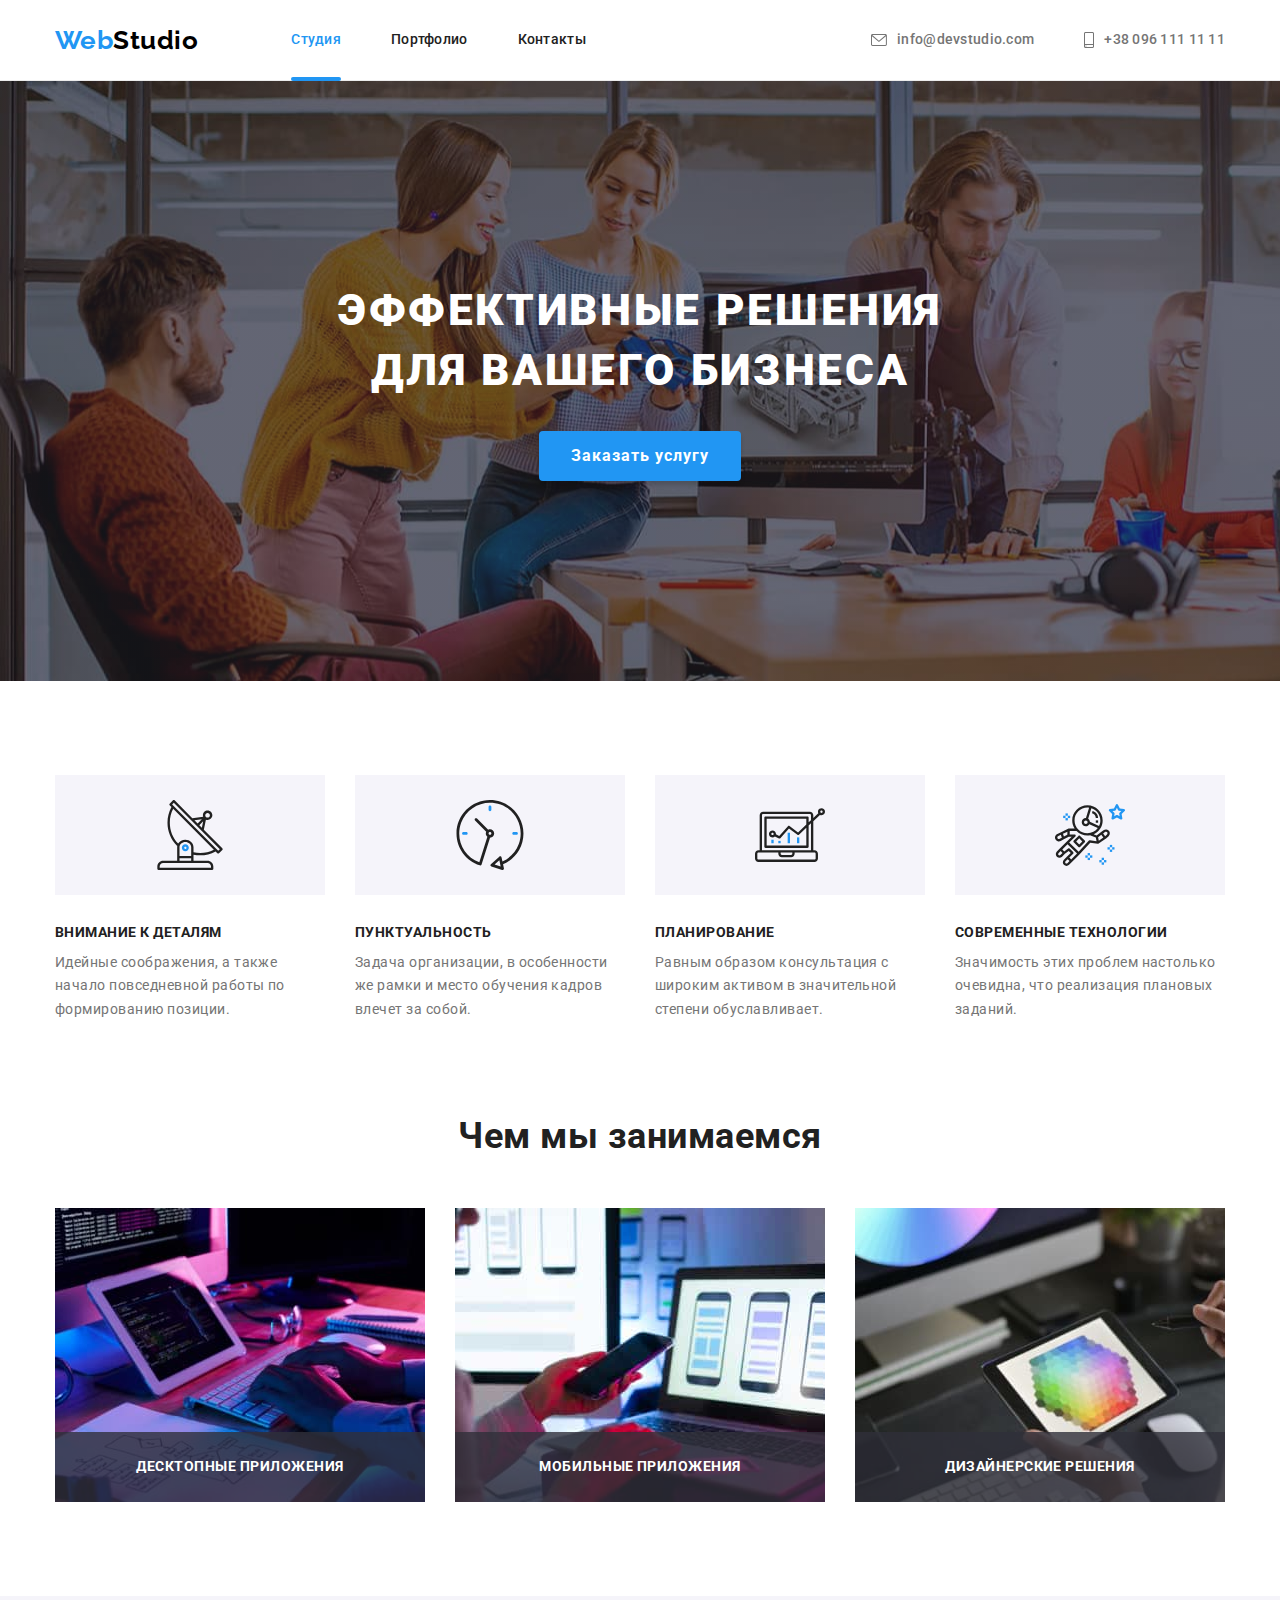
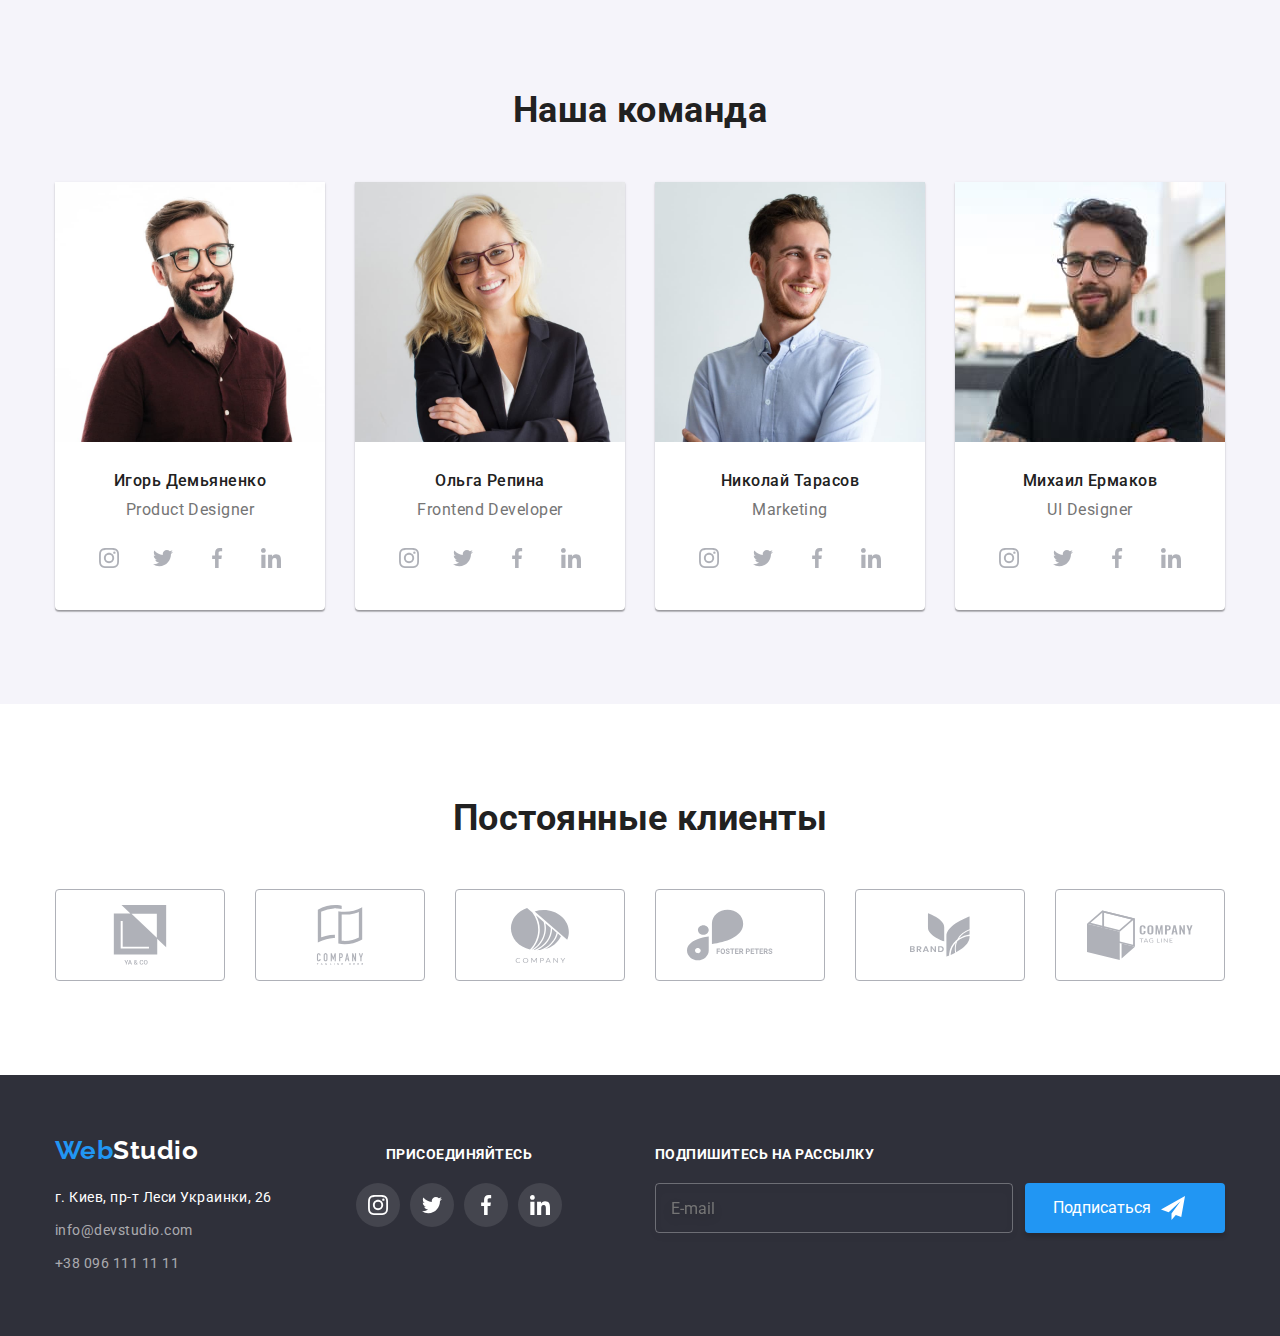
<file: index.html>
<!DOCTYPE html>
<html lang="ru">
<head>
    <meta charset="UTF-8">
    <meta http-equiv="X-UA-Compatible" content="IE=edge">
    <meta name="viewport" content="width=device-width, initial-scale=1.0">
    <title>Студия</title>
    <link href="https://fonts.googleapis.com/css2?family=Raleway:wght@700&family=Roboto:wght@400;500;700;900&display=swap"
        rel="stylesheet">
        <link rel="stylesheet" href="https://cdnjs.cloudflare.com/ajax/libs/modern-normalize/1.1.0/modern-normalize.min.css">
        <link rel="stylesheet" href="./css/main.min.css">
    



</head>

<body>
    <!--шапка-->
   <header class="header" >
      <div class="container header__container">   
      <div class="header__mobile-box">
        <a href="./index.html" lang="en" class="logo"><span class="logo-first-part">Web</span>Studio</a>

      <button type="button" class="menu" >
          <svg class="menu__icon" width="40" height="40">
            <use href="./images/icons.svg#icon-menu"></use>
          </svg>
      </button>
      
      </div>
        <nav class="navigation">
            <ul class="site-nav">
                <li class="site-nav__item" ><a class="site-nav__link site-nav__link--current" href="./index.html">Студия</a></li>
                <li class="site-nav__item" ><a class="site-nav__link" href="./portfolio/portfolio.html">Портфолио</a></li>
                <li class="site-nav__item" ><a class="site-nav__link" href="">Контакты</a></li>
            </ul>
        </nav>
    
       
            <ul class="auth-nav">
                <li class="auth-nav__item"><a class="auth-nav__link" href="mailto:info@devstudio.com"><svg class="auth-nav__icon-envelope" width="16" height="12">
                    <use href="./images/icons.svg#icon-envelope"></use>
                 </svg> info@devstudio.com</a></li>
                 <li class="auth-nav__item"><a class="auth-nav__link" href="tel:+380961111111"><svg class="auth-nav__icon-smartphone" width="10" height="16">
                    <use href="./images/icons.svg#icon-smartphone"></use>
                </svg> +38 096 111 11 11</a></li>
            </ul>
    </div>
    
    
    </header>  

     <main>
    <!--1секція-->
     <section class="hero">
<div class="container">
<h1 class="hero__title">Эффективные решения для вашего бизнеса</h1>
<button type="button" class="button" data-modal-open >Заказать услугу</button>
</div>
</section>  

<!--особливості-->
 <section class="section">
    <div class="container">
    <h2 class="section__title visuallyhidden">Особенности</h2>
    <ul class="feature-list">
        <li class="feature-list__item">
            <div class="feature-list__thumb">
                <svg width="70" height="70">
                    <use href="./images/icons.svg#icon-antenna"></use>
                </svg>
            </div>
            <h3 class="feature-list__title">Внимание к деталям</h3>
            <p class="feature-list__text">Идейные соображения, а также начало повседневной работы по формированию позиции.</p>
        </li>
        <li class="feature-list__item">
            <div class="feature-list__thumb">
                <svg width="70" height="70">
                    <use href="./images/icons.svg#icon-clock"></use>
                </svg>
            </div>
            <h3 class="feature-list__title">Пунктуальность</h3>
            <p class="feature-list__text">Задача организации, в особенности же рамки и место обучения кадров влечет за собой.</p>
        </li>
        <li class="feature-list__item">
            <div class="feature-list__thumb">
                <svg width="70" height="70">
                    <use href="./images/icons.svg#icon-diagram"></use>
                </svg>
            </div>
            <h3 class="feature-list__title">Планирование</h3>
            <p class="feature-list__text">Равным образом консультация с широким активом в значительной степени обуславливает.</p>
        </li>
        <li class="feature-list__item">
            <div class="feature-list__thumb">
                <svg width="70" height="70">
                    <use href="./images/icons.svg#icon-astronaut"></use>
                </svg>
            </div>
            <h3 class="feature-list__title">Современные технологии</h3>
            <p class="feature-list__text">Значимость этих проблем настолько очевидна, что реализация плановых заданий.</p>
        </li>
    </ul>
    </div>
</section>  

<!--чим займаємось-->
  <section class="section section--without-padding-top section--only-desctop">
    <div class="container">
    <h2 class="section__title">Чем мы занимаемся</h2>
    <ul class="work-list">
        <li class="work-list__item" >
            <picture>
                <source
                srcset="./images/img1.jpg 1x, ./images/img1-2x.jpg 2x" type="image/jpeg" />
            <img src="./images/img1.jpg" alt="На столе записка алгоритма,клавиатура и планшет">
            </picture>
           
        <p class="work-list__label">Десктопные приложения</p>
        </li>
        <li class="work-list__item" >
        <picture>
            <source 
            srcset="./images/img2.jpg 1x, ./images/img2-2x.jpg 2x" type="image/jpeg"/>
            <img src="./images/img2.jpg" alt="Человек использует сматфон и ноутбук">
        </picture>
            
        <p class="work-list__label">Мобильные приложения</p>
        </li>
        <li class="work-list__item" >
            <picture>
                <source srcset="./images/img3.jpg 1x, ./images/img3-2x.jpg 2x"  type="image/jpeg" />
            <img src="./images/img3.jpg"
                alt="Человек использует планшет на котором размещенна палитра цветов">
            </picture>
            
        <p class="work-list__label">Дизайнерские решения</p>
        </li>
    </ul>
    </div>
</section>  

<!--наша команда-->
  <section class="section section--other-background">
<div class="container">
    <h2 class="section__title">Наша команда</h2>
    <ul class="team-list">
        <li class="team-list__item">
            
            <picture> 
             <source
               srcset="./images/team-desktop/team1-270-1x.jpg 1x, ./images/team-desktop/team1-270-2x.jpg 2x "
               media="(min-width:1200px)">

            <source srcset="./images/team-tablet/team1-352-1x.jpg 1x, ./images/team-tablet/team1-352-2x.jpg 2x "
                media="(min-width:768px)">

            <source srcset="./images/team-mobile/team1-450-1x.jpg 1x, ./images/team-mobile/team1-450-2x.jpg 2x "
                media="(min-width:320px)">

             <img src="./images/team-mobile/team1-450-1x.jpg" alt="Игорь Демьяненко" />
            </picture>

                          
           <div class="team-list__thumb">
                <h3 class="team-list__title">Игорь Демьяненко</h3>
                <p lang="en" class="team-list__text">Product Designer</p>
                <ul class="social__list">
                    <li class="social__item"><a class="social__link" href=""><svg class="social-icons" width="20" height="20">
                        <use href="./images/icons.svg#icon-instagram"></use>
                    </svg></a></li>
                    <li class="social__item"><a class="social__link" href=""><svg class="social-icons" width="20" height="20">
                    <use href="./images/icons.svg#icon-twitter"></use>
                     </svg></a></li>
                    <li class="social__item"><a class="social__link" href=""><svg class="social-icons" width="20" height="20">
                     <use href="./images/icons.svg#icon-facebook"></use>
                    </svg></a></li>
                    <li class="social__item"><a class="social__link" href=""><svg class="social-icons" width="20" height="20">
                                <use href="./images/icons.svg#icon-linkedin"></use>
                            </svg></a></li>
                </ul>
           </div> 
        </li>
        <li class="team-list__item">
           <picture>
            <source srcset="./images/team-desktop/team2-270-1x.jpg 1x, ./images/team-desktop/team2-270-2x.jpg 2x "
                media="(min-width:1200px)">
            
            <source srcset="./images/team-tablet/team2-352-1x.jpg 1x, ./images/team-tablet/team2-352-2x.jpg 2x "
                media="(min-width:768px)">
            
            <source srcset="./images/team-mobile/team2-450-1x.jpg 1x, ./images/team-mobile/team2-450-2x.jpg 2x "
                media="(min-width:320px)">

                <img 
                    src="./images/team-mobile/team2-450-1x.jpg" alt="Ольга Репина">
           </picture>
           
            <div class="team-list__thumb">
            <h3 class="team-list__title">Ольга Репина</h3>
            <p lang="en" class="team-list__text">Frontend Developer</p>
            <ul class="social__list">
                <li class="social__item"><a class="social__link" href=""><svg class="social-icons" width="20" height="20">
                            <use href="./images/icons.svg#icon-instagram"></use>
                        </svg></a></li>
                <li class="social__item"><a class="social__link" href=""><svg class="social-icons" width="20" height="20">
                            <use href="./images/icons.svg#icon-twitter"></use>
                        </svg></a></li>
                <li class="social__item"><a class="social__link" href=""><svg class="social-icons" width="20" height="20">
                            <use href="./images/icons.svg#icon-facebook"></use>
                        </svg></a></li>
                <li class="social__item"><a class="social__link" href=""><svg class="social-icons" width="20" height="20">
                            <use href="./images/icons.svg#icon-linkedin"></use>
                        </svg></a></li>
            </ul>
            </div>
        </li>
        <li class="team-list__item">
           
            <picture>
            <source srcset="./images/team-desktop/team3-270-1x.jpg 1x, ./images/team-desktop/team3-270-2x.jpg 2x "
            media="(min-width:1200px)">

            <source srcset="./images/team-tablet/team3-352-1x.jpg 1x, ./images/team-tablet/team3-352-2x.jpg 2x "
            media="(min-width:768px)">

            <source srcset="./images/team-mobile/team3-450-1x.jpg 1x, ./images/team-mobile/team3-450-2x.jpg 2x "
            media="(min-width:320px)">

            <img src="./images/team-mobile/team3-450-1x.jpg" alt="Николай Тарасов">
            </picture>

            
            <div class="team-list__thumb">
            <h3 class="team-list__title">Николай Тарасов</h3>
            <p lang="en" class="team-list__text"> Marketing</p>
            <ul class="social__list">
                <li class="social__item"><a class="social__link" href=""><svg class="social-icons" width="20" height="20">
                            <use href="./images/icons.svg#icon-instagram"></use>
                        </svg></a></li>
                <li class="social__item"><a class="social__link" href=""><svg class="social-icons" width="20" height="20">
                            <use href="./images/icons.svg#icon-twitter"></use>
                        </svg></a></li>
                <li class="social__item"><a class="social__link" href=""><svg class="social-icons" width="20" height="20">
                            <use href="./images/icons.svg#icon-facebook"></use>
                        </svg></a></li>
                <li class="social__item"><a class="social__link" href=""><svg class="social-icons" width="20" height="20">
                            <use href="./images/icons.svg#icon-linkedin"></use>
                        </svg></a></li>
            </ul>
            </div>
        </li>
        <li class="team-list__item">

            <picture>

                <source srcset="./images/team-desktop/team4-270-1x.jpg 1x, ./images/team-desktop/team4-270-2x.jpg 2x "
                    media="(min-width:1200px)">
                
                <source srcset="./images/team-tablet/team4-352-1x.jpg 1x, ./images/team-tablet/team4-352-2x.jpg 2x "
                    media="(min-width:768px)">
                
                <source srcset="./images/team-mobile/team4-450-1x.jpg 1x, ./images/team-mobile/team4-450-2x.jpg 2x "
                    media="(min-width:320px)">

                <img src="./images/team-mobile/team4-450-1x.jpg" alt="Михаил Ермаков">
            </picture>
            
            <div class="team-list__thumb">
            <h3 class="team-list__title">Михаил Ермаков</h3>
            <p lang="en" class="team-list__text">UI Designer</p>
            <ul class="social__list">
                <li class="social__item"><a class="social__link" href=""><svg class="social-icons" width="20" height="20">
                            <use href="./images/icons.svg#icon-instagram"></use>
                        </svg></a></li>
                <li class="social__item"><a class="social__link" href=""><svg class="social-icons" width="20" height="20">
                            <use href="./images/icons.svg#icon-twitter"></use>
                        </svg></a></li>
                <li class="social__item"><a class="social__link" href=""><svg class="social-icons" width="20" height="20">
                            <use href="./images/icons.svg#icon-facebook"></use>
                        </svg></a></li>
                <li class="social__item"><a class="social__link" href=""><svg class="social-icons" width="20" height="20">
                            <use href="./images/icons.svg#icon-linkedin"></use>
                        </svg></a></li>
            </ul>
            </div> 
        </li>
    </ul>
</div>
</section>   
<!-- our clients -->
 <section class="section">
    <div class="container"> 
        <h2 class="section__title">Постоянные клиенты</h2>
    <ul class="clients">
        <li class="clients__item"> <a href="" class="clients__link"> 
        <svg class="clients__icon" width="106" height="60">
            <use href="./images/icons.svg#icon-client1"></use>
        </svg> </a></li>
        <li class="clients__item"> <a href="" class="clients__link">
             <svg class="clients__icon" width="106" height="60">
            <use href="./images/icons.svg#icon-client2"></use>
        </svg>
        </a></li>
        <li class="clients__item"> <a href="" class="clients__link">
             <svg class="clients__icon" width="106" height="60">
            <use href="./images/icons.svg#icon-client3"></use>
        </svg>
        </a></li>
        <li class="clients__item"> <a href="" class="clients__link">
             <svg class="clients__icon" width="106" height="60">
            <use href="./images/icons.svg#icon-client4"></use>
        </svg>
        </a></li>
        <li class="clients__item"> <a href="" class="clients__link">
             <svg class="clients__icon" width="106" height="60">
            <use href="./images/icons.svg#icon-client5"></use>
        </svg>
        </a></li>
        <li class="clients__item"> <a href="" class="clients__link">
             <svg class="clients__icon" width="106" height="60">
            <use href="./images/icons.svg#icon-client6"></use>
        </svg>
        </a></li>
    </ul>
</div>

</section>   
</main> 
<!--футер-->
  <footer class="footer">
<div class="container footer-container">
    <div class="footer-contacts">
        <a href="./index.html" lang="en" class="logo "><span class="logo-first-part">Web</span><span
                class="logo-second-part">Studio</span></a>
         <address class="footer-address">
            <ul>
                <li class="footer-address__item"><a class="footer-address__link" href="https://goo.gl/maps/8gZ2Wu5cqemFH6tR6" target="_blank"
                        rel="noopener noreferrer">г. Киев, пр-т Леси Украинки, 26</a></li>
                <li class="footer-address__item"><a class="footer-address__nav" href="mailto:info@devstudio.com">info@devstudio.com</a></li>
                <li class="footer-address__item"><a class="footer-address__nav" href="tel:+380961111111">+38 096 111 11 11</a></li>
            </ul>
         </address>
    </div>
    <div class="join-us">
        <p class="join-us__title">Присоединяйтесь </p>
        <ul class="join-us__list">
            <li class="join-us__item"><a class="join-us__link" href="">
                <svg class="join-us__icon" width="20" height="20px">
                    <use href="./images/icons.svg#icon-instagram"></use>
                </svg>
            </a></li>
            <li class="join-us__item"><a class="join-us__link" href="">
                <svg class="join-us__icon" width="20" height="20px">
                    <use href="./images/icons.svg#icon-twitter"></use>
                </svg>
            </a></li>
            <li class="join-us__item"><a class="join-us__link" href="">
                <svg class="join-us__icon" width="20" height="20px">
                    <use href="./images/icons.svg#icon-facebook"></use>
                </svg>
            </a></li>
            <li class="join-us__item"><a class="join-us__link" href="">
                <svg class="join-us__icon" width="20" height="20px">
                    <use href="./images/icons.svg#icon-linkedin"></use>
                </svg>
            </a></li>
        </ul>
    </div>

    <div class="subscribe">
        <p class="subscribe__title">Подпишитесь на рассылку</p>
        <form action="#" class="subscribe__form">
        <input type="email" placeholder="E-mail" class="subscribe-form__text" name="email">
        <button type="submit" class="subscribe__button">Подписаться
            <svg class="subscribe-form__icon" width="24" height="24">
                <use href="./images/icons.svg#icon-letter"></use>
            </svg>
        </button>
        </form>

    </div>

</div>
</footer> 

<div class="backdrop is-hidden"  data-modal>
    <div class="modal">
       <button type="button" class="modal__close-button" data-modal-close>
            <svg  width="18" height="18">
                <use href="./images/icons.svg#icon-close"></use>
            </svg>
       </button>
     <form action="#">
   
      <p class="modal__title">Оставьте свои данные, мы вам перезвоним</p>
   
      <label for="name" class="modal__text">Имя</label>
      <div class="modal__form-wrap">
        <input type="text" id="name" class="modal__form" name="name" required>
        <svg class="modal__form-icon"  width="18" height="18">
          <use href="./images/icons.svg#icon-person-black"></use>
        </svg>
      </div>
    
      <label for="tel"  class="modal__text">Телефон</label>
      <div class="modal__form-wrap">
      <input type="tel" id="tel" class="modal__form" name="phone" required>
       <svg class="modal__form-icon"  width="18" height="18">
        <use href="./images/icons.svg#icon-phone-black"></use>
       </svg>
      </div>

     <label for="email"  class="modal__text">Почтa</label>
     <div class="modal__form-wrap">
     <input type="email" id="email" class="modal__form" name="email">
     <svg class="modal__form-icon" width="18" height="18">
        <use href="./images/icons.svg#icon-email-black"></use>
     </svg>
    </div>

     <label for="comment"  class="modal__text">Комментарий</label>
     <textarea name="comment" id="comment"  class="modal__comment" placeholder="Введите текст"></textarea>

     <div class="policy">
      <input type="checkbox" id="policy" class="policy__checkbox visuallyhidden" required name="policy">
      <label for="policy" class="policy__text">
          <span class="policy__check">
              <svg width="16" height="15" class="policy__check-icon">
                  <use href="./images/icons.svg#icon-check"></use>
              </svg>
          </span>
       Соглашаюсь с рассылкой и принимаю <span class="policy__agreement">Условия договора</span></label> 
     </div>
    
     <button type="submit" class="button modal__submit">Отправить</button>
    

      </form>

    </div>

   

</div>

<div class="mobile-menu is-hidden">
    <ul class="mobile-site-nav">
        <li class="mobile-site-nav__item"><a class="mobile-site-nav__link mobile-site-nav__link--current" href="./index.html">Студия</a></li>
        <li class="mobile-site-nav__item"><a class="mobile-site-nav__link" href="./portfolio/portfolio.html">Портфолио</a></li>
        <li class="mobile-site-nav__item"><a class="mobile-site-nav__link" href="">Контакты</a></li>
    </ul>
 
    <button type="button" class="mobile-menu__button-close">
        <svg class="mobile-menu__icon" width="40" height="40">
            <use href="./images/icons.svg#icon-close"></use>
        </svg>
    </button>
    
    <div class="mobile__box">
    <ul class="mobile-auth-nav">
        <li class=" mobile-auth-nav__item"><a class=" mobile-auth-nav__link mobile-auth-nav__link--number" href="tel:+380961111111">+38 096 111 11 11</a></li>
        <li class=" mobile-auth-nav__item"><a class=" mobile-auth-nav__link" href="mailto:info@devstudio.com"> info@devstudio.com</a></li>
    </ul>

    <ul class="mobile-socials">
        <li class="mobile-socials__item"><a href="" class="mobile-socials__link">Instagram</a></li>
        <li class="mobile-socials__item"><a href="" class="mobile-socials__link">Twitter</a></li>
        <li class="mobile-socials__item"><a href="" class="mobile-socials__link">Facebook</a></li>
        <li class="mobile-socials__item"><a href="" class="mobile-socials__link">LinkedIn</a></li>
    </ul>
   
     </div>

</div>

<script src="./js/modal.js"></script>
<script src="./js/menu.js"></script>
</body>
</html>
</file>
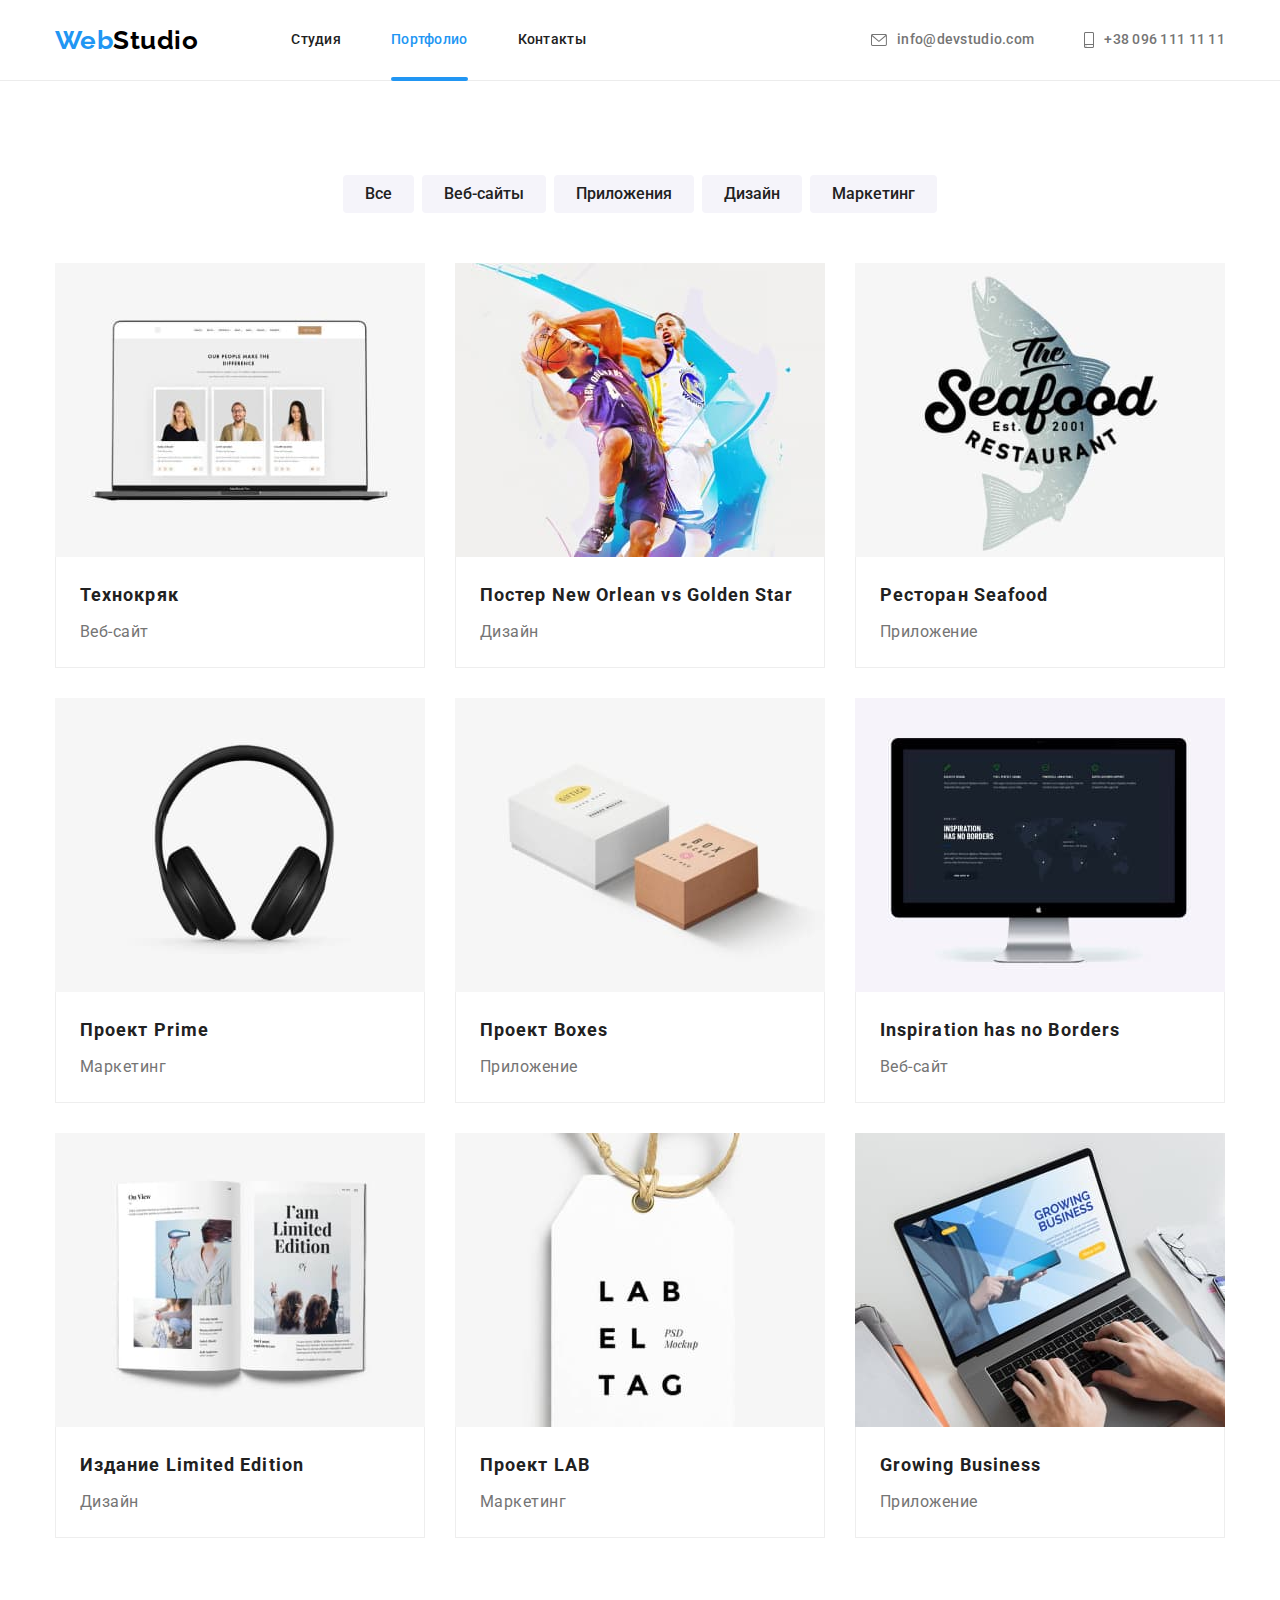
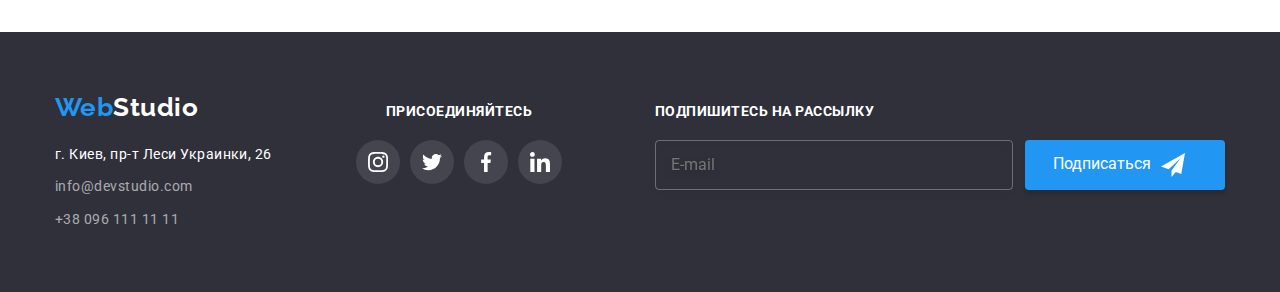
<file: portfolio/portfolio.html>
<!DOCTYPE html>
<html lang="ru">
<head>
    <meta charset="UTF-8">
    <meta http-equiv="X-UA-Compatible" content="IE=edge">
    <meta name="viewport" content="width=device-width, initial-scale=1.0">
    <link href="https://fonts.googleapis.com/css2?family=Raleway:wght@700&family=Roboto:wght@400;500;700;900&display=swap"
        rel="stylesheet">
    <link rel="stylesheet" href="https://cdnjs.cloudflare.com/ajax/libs/modern-normalize/1.1.0/modern-normalize.min.css">
    <link rel="stylesheet" href="../css/main.min.css">
    
    <title>Портфолио</title>
</head>
<body >
    <!--шапка-->
    <header class="header">
    
        
    
        <div class="container header__container">

            <div class="header__mobile-box">
            <a href="../index.html" lang="en" class="logo"><span class="logo-first-part">Web</span>Studio</a>

            <button type="button" class="menu">
                <svg class="menu__icon" width="40" height="40">
                    <use href="../images/icons.svg#icon-menu"></use>
                </svg>
            </button>
            </div>

            <nav class="navigation">
                <ul class="site-nav ">
                    <li class="site-nav__item"><a class="site-nav__link" href="../index.html">Студия</a></li>
                    <li class="site-nav__item"><a class="site-nav__link site-nav__link--current" href="./portfolio.html">Портфолио</a></li>
                    <li class="site-nav__item"><a class="site-nav__link" href="">Контакты</a></li>
                </ul>
            </nav>
            
            
            <ul class="auth-nav ">
                <li class="auth-nav__item"><a class="auth-nav__link" href="mailto:info@devstudio.com"><svg class="auth-nav__icon-envelope"
                            width="16" height="12">
                            <use href="../images/icons.svg#icon-envelope"></use>
                        </svg> info@devstudio.com</a></li>
                <li class="auth-nav__item"><a class="auth-nav__link" href="tel:+380961111111"><svg class="auth-nav__icon-smartphone" width="10"
                            height="16">
                            <use href="../images/icons.svg#icon-smartphone"></use>
                        </svg> +38 096 111 11 11</a></li>
            </ul>
        </div>
    </header>
   <main>
   <!-- Портфолiо-->
   <section class="section ">
       <div class="container">
            <h1 class="visuallyhidden">Портфолио</h1>
            
            <ul class="portfolio-list">
                <li class="portfolio-list__item"><button class="portfolio-list__button" type="button">Все</button></li>
                <li class="portfolio-list__item"><button class="portfolio-list__button" type="button">Веб-сайты</button></li>
                <li class="portfolio-list__item"><button class="portfolio-list__button" type="button">Приложения</button></li>
                <li class="portfolio-list__item"><button class="portfolio-list__button" type="button">Дизайн</button></li>
                <li class="portfolio-list__item"><button class="portfolio-list__button" type="button">Маркетинг</button></li>
            
            </ul>
            
            <ul class="gallery">
                <li class="gallery__item">
                    <a href="" class="gallery__link">
                       <div class="gallery__thumb">
                            <picture>
                                <source
                                    srcset="./portfolio-images/desktop/project1-desktop-1x.jpg 1x, ./portfolio-images/desktop/project1-desktop-2x.jpg 2x"
                                    media="(min-width: 1200px)">
                                <source
                                    srcset="./portfolio-images/tablet/project1-tablet-1x.jpg 1x, ./portfolio-images/tablet/project1-tablet-2x.jpg 2x"
                                    media="(min-width: 768px)" >
                                <source
                                    srcset="./portfolio-images/mobile/project1-mobile-1x.jpg 1x, ./portfolio-images/mobile/project1-mobile-2x.jpg 2x"
                                    media="(max-width: 767px)">

                                <img src="./portfolio-images/mobile/project1-mobile-1x.jpg" alt="На екране ноутбука команда Технокряк">
                            </picture>
                            <p class="gallery__overlay">Технокряк это современная площадка распространения коронавируса. Компании используют эту
                                платформу для цифрового шпионажа и атак на защищённые сервера конкурентов. </p>
                       </div>
                        <div class="gallery__box">
                            <h2 class="gallery__title">Технокряк</h2>
                            <p class="gallery__text">Веб-сайт</p>
                        </div> 
                    </a>
                    
                </li>
            
                <li class="gallery__item">
                    <a href="" class="gallery__link">
                        <div class="gallery__thumb">
                            <picture>
                                <source
                                    srcset="./portfolio-images/desktop/project2-desktop-1x.jpg 1x, ./portfolio-images/desktop/project2-desktop-2x.jpg 2x"
                                    media="(min-width: 1200px)">
                                <source
                                    srcset="./portfolio-images/tablet/project2-tablet-1x.jpg 1x, ./portfolio-images/tablet/project2-tablet-2x.jpg 2x"
                                    media="(min-width: 768px)">
                                <source
                                    srcset="./portfolio-images/mobile/project2-mobile-1x.jpg 1x, ./portfolio-images/mobile/project2-mobile-2x.jpg 2x"
                                    media="(max-width: 767px)">

                                <img src="./portfolio-images/mobile/project2-mobile-1x.jpg" alt="Баскетбольная верховая дуэль">
                            </picture>
                            
                            <p class="gallery__overlay"> Lorem ipsum dolor sit amet consectetur adipisicing elit. Minima, iusto excepturi reprehenderit eveniet libero esse.</p>
                        </div>
                        <div class="gallery__box">
                            <h2 class="gallery__title">Постер <span lang="en">New Orlean vs Golden Star</span></h2>
                            <p class="gallery__text">Дизайн</p>
                        </div>
                    </a>
                    
                </li>
            
                <li class="gallery__item">
                    <a href="" class="gallery__link">
                        <div class="gallery__thumb">
                            <picture>
                                <source
                                    srcset="./portfolio-images/desktop/project3-desktop-1x.jpg 1x, ./portfolio-images/desktop/project3-desktop-2x.jpg 2x"
                                    media="(min-width: 1200px)">
                                <source
                                    srcset="./portfolio-images/tablet/project3-tablet-1x.jpg 1x, ./portfolio-images/tablet/project3-tablet-2x.jpg 2x"
                                    media="(min-width: 768px)">
                                <source
                                    srcset="./portfolio-images/mobile/project3-mobile-1x.jpg 1x, ./portfolio-images/mobile/project3-mobile-2x.jpg 2x"
                                    media="(max-width: 767px)">
                                    <img src="./portfolio-images/mobile/project3-mobile-1x.jpg" alt="Логотип ресторана Seafood">
                            </picture>
                        
                            <p class="gallery__overlay"> Lorem ipsum dolor sit amet consectetur adipisicing elit. Minima, iusto excepturi reprehenderit eveniet libero esse.</p>
                        </div>
                        <div class="gallery__box">
                            <h2 class="gallery__title">Ресторан <span lang="en">Seafood</span></h2>
                            <p class="gallery__text">Приложение</p>
                        </div>
                    </a>
                    
                </li>
            
                <li class="gallery__item">
                    <a href="" class="gallery__link">
                        <div class="gallery__thumb">
                            <picture>
                                <source
                                    srcset="./portfolio-images/desktop/project4-desktop-1x.jpg 1x, ./portfolio-images/desktop/project4-desktop-2x.jpg 2x"
                                    media="(min-width: 1200px)">
                                <source
                                    srcset="./portfolio-images/tablet/project4-tablet-1x.jpg 1x, ./portfolio-images/tablet/project4-tablet-2x.jpg 2x"
                                    media="(min-width: 768px)">
                                <source
                                    srcset="./portfolio-images/mobile/project4-mobile-1x.jpg 1x, ./portfolio-images/mobile/project4-mobile-2x.jpg 2x"
                                    media="(max-width: 767px)">
                                    <img src="./portfolio-images/mobile/project4-mobile-1x.jpg" alt="Наушники">
                            </picture>
                            
                            <p class="gallery__overlay"> Lorem ipsum dolor sit amet consectetur adipisicing elit. Minima, iusto excepturi reprehenderit eveniet libero esse.</p>
                        </div>
                        
                        <div class="gallery__box">
                            <h2 class="gallery__title">Проект <span lang="en">Prime</span></h2>
                            <p class="gallery__text">Маркетинг</p>
                        </div>
                    </a>
                    
                </li>
            
                <li class="gallery__item">
                    <a href="" class="gallery__link">
                        <div class="gallery__thumb">
                            <picture>
                                <source
                                    srcset="./portfolio-images/desktop/project5-desktop-1x.jpg 1x, ./portfolio-images/desktop/project5-desktop-2x.jpg 2x"
                                    media="(min-width: 1200px)">
                                <source
                                    srcset="./portfolio-images/tablet/project5-tablet-1x.jpg 1x, ./portfolio-images/tablet/project5-tablet-2x.jpg 2x"
                                    media="(min-width: 768px)">
                                <source
                                    srcset="./portfolio-images/mobile/project5-mobile-1x.jpg 1x, ./portfolio-images/mobile/project5-mobile-2x.jpg 2x"
                                    media="(max-width: 767px)">
                                    <img src="./portfolio-images/mobile/project5-mobile-1x.jpg" alt="Две коробки">
                            </picture>
                            
                            <p class="gallery__overlay"> Lorem ipsum dolor sit amet consectetur adipisicing elit. Minima, iusto excepturi reprehenderit eveniet libero esse.</p>
                        </div>
                        <div class="gallery__box">
                            <h2 class="gallery__title">Проект <span lang="en">Boxes</span></h2>
                            <p class="gallery__text">Приложение</p>
                        </div>                     
                    </a>
                </li>
            
                <li class="gallery__item">
                    <a href="" class="gallery__link">
                        <div class="gallery__thumb">
                            <picture>
                                <source
                                    srcset="./portfolio-images/desktop/project6-desktop-1x.jpg 1x, ./portfolio-images/desktop/project6-desktop-2x.jpg 2x"
                                    media="(min-width: 1200px)">
                                <source
                                    srcset="./portfolio-images/tablet/project6-tablet-1x.jpg 1x, ./portfolio-images/tablet/project6-tablet-2x.jpg 2x"
                                    media="(min-width: 768px)">
                                <source
                                    srcset="./portfolio-images/mobile/project6-mobile-1x.jpg 1x, ./portfolio-images/mobile/project6-mobile-2x.jpg 2x"
                                    media="(max-width: 767px)">
                                    <img src="./portfolio-images/mobile/project6-mobile-1x.jpg" alt="На мониторе стартовая страница сайта">
                            </picture>
                           
                            <p class="gallery__overlay"> Lorem ipsum dolor sit amet consectetur adipisicing elit. Minima, iusto excepturi reprehenderit eveniet libero esse.</p>
                        </div>
                        <div class="gallery__box">
                            <h2 class="gallery__title" lang="en">Inspiration has no Borders</h2>
                            <p class="gallery__text">Веб-сайт</p>
                        </div>
                    </a>
                    
                </li>
            
                <li class="gallery__item">
                    <a href="" class="gallery__link">
                        <div class="gallery__thumb">
                            <picture>
                                <source
                                    srcset="./portfolio-images/desktop/project7-desktop-1x.jpg 1x, ./portfolio-images/desktop/project7-desktop-2x.jpg 2x"
                                    media="(min-width: 1200px)">
                                <source
                                    srcset="./portfolio-images/tablet/project7-tablet-1x.jpg 1x, ./portfolio-images/tablet/project7-tablet-2x.jpg 2x"
                                    media="(min-width: 768px)">
                                <source
                                    srcset="./portfolio-images/mobile/project7-mobile-1x.jpg 1x, ./portfolio-images/mobile/project7-mobile-2x.jpg 2x"
                                    media="(max-width: 767px)">
                                    <img src="./portfolio-images/mobile/project7-mobile-1x.jpg" alt="Фото одноименного журнала">
                            </picture>
                            
                            <p class="gallery__overlay"> Lorem ipsum dolor sit amet consectetur adipisicing elit. Minima, iusto excepturi reprehenderit eveniet libero esse.</p>
                        </div>
                        <div class="gallery__box">
                            <h2 class="gallery__title">Издание <span lang="en">Limited Edition</span></h2>
                            <p class="gallery__text">Дизайн</p>
                        </div>
                    </a>
                    
                </li>
            
                <li class="gallery__item">
                    <a href="" class="gallery__link">
                        <div class="gallery__thumb">
                            <picture>
                                <source
                                    srcset="./portfolio-images/desktop/project8-desktop-1x.jpg 1x, ./portfolio-images/desktop/project8-desktop-2x.jpg 2x"
                                    media="(min-width: 1200px)">
                                <source
                                    srcset="./portfolio-images/tablet/project8-tablet-1x.jpg 1x, ./portfolio-images/tablet/project8-tablet-2x.jpg 2x"
                                    media="(min-width: 768px)">
                                <source
                                    srcset="./portfolio-images/mobile/project8-mobile-1x.jpg 1x, ./portfolio-images/mobile/project8-mobile-2x.jpg 2x"
                                    media="(max-width: 767px)">
                                    <img src="./portfolio-images/mobile/project8-mobile-1x.jpg" alt="Бирка с аббревиатурой LAB"8
                            </picture>
                            
                            <p class="gallery__overlay"> Lorem ipsum dolor sit amet consectetur adipisicing elit. Minima, iusto excepturi reprehenderit eveniet libero esse.</p>
                        </div>
                        <div class="gallery__box">
                            <h2 class="gallery__title">Проект LAB</h2>
                            <p class="gallery__text">Маркетинг</p>
                        </div>
                    </a>
                    
                </li>
            
                <li class="gallery__item">
                    <a href="" class="gallery__link">
                        <div class="gallery__thumb">
                            <picture>
                                <source
                                    srcset="./portfolio-images/desktop/project9-desktop-1x.jpg 1x, ./portfolio-images/desktop/project9-desktop-2x.jpg 2x"
                                    media="(min-width: 1200px)">
                                <source
                                    srcset="./portfolio-images/tablet/project9-tablet-1x.jpg 1x, ./portfolio-images/tablet/project9-tablet-2x.jpg 2x"
                                    media="(min-width: 768px)">
                                <source
                                    srcset="./portfolio-images/mobile/project9-mobile-1x.jpg 1x, ./portfolio-images/mobile/project9-mobile-2x.jpg 2x"
                                    media="(max-width: 767px)">
                                    <img src="./portfolio-images/mobile/project9-mobile-1x.jpg" alt="На монитое приложение Growing Business">
                            </picture>
                           
                            <p class="gallery__overlay"> Lorem ipsum dolor sit amet consectetur adipisicing elit. Minima, iusto excepturi reprehenderit eveniet libero esse.</p>
                        </div>
                        <div class="gallery__box">
                            <h2 class="gallery__title" lang="en">Growing Business</h2>
                            <p class="gallery__text">Приложение</p>
                        </div>
                    </a>
                    
                </li>

               
            
            
            </ul>
       </div>
   </section>
   </main>

    <!--футер-->
    <footer class="footer">
        <div class="container footer-container">
            <div class="footer-contacts">
                <a href="./index.html" lang="en" class="logo "><span class="logo-first-part">Web</span><span
                        class="logo-second-part">Studio</span></a>
                <address class="footer-address">
                    <ul>
                        <li class="footer-address__item"><a class="footer-address__link" href="https://goo.gl/maps/8gZ2Wu5cqemFH6tR6"
                                target="_blank" rel="noopener noreferrer">г. Киев, пр-т Леси Украинки, 26</a></li>
                        <li class="footer-address__item"><a class="footer-address__nav"
                                href="mailto:info@devstudio.com">info@devstudio.com</a></li>
                        <li class="footer-address__item"><a class="footer-address__nav" href="tel:+380961111111">+38 096 111 11 11</a></li>
                    </ul>
                </address>
            </div>
            <div class="join-us">
                <h4 class="join-us__title">Присоединяйтесь</h4>
                <ul class="join-us__list">
                    <li class="join-us__item"><a class="join-us__link" href="">
                            <svg class="join-us__icon" width="20" height="20px">
                                <use href="../images/icons.svg#icon-instagram"></use>
                            </svg>
                        </a></li>
                    <li class="join-us__item"><a class="join-us__link" href="">
                            <svg class="join-us__icon" width="20" height="20px">
                                <use href="../images/icons.svg#icon-twitter"></use>
                            </svg>
                        </a></li>
                    <li class="join-us__item"><a class="join-us__link" href="">
                            <svg class="join-us__icon" width="20" height="20px">
                                <use href="../images/icons.svg#icon-facebook"></use>
                            </svg>
                        </a></li>
                    <li class="join-us__item"><a class="join-us__link" href="">
                            <svg class="join-us__icon" width="20" height="20px">
                                <use href="../images/icons.svg#icon-linkedin"></use>
                            </svg>
                        </a></li>
                </ul>
            </div>
            <div class="subscribe">
                <p class="subscribe__title">Подпишитесь на рассылку</p>
                <form action="" class="subscribe__form">
                    <input type="email" placeholder="E-mail" class="subscribe-form__text">
                    <button type="submit" class="subscribe__button">Подписаться
                        <svg class="subscribe-form__icon" width="24" height="24">
                            <use href="../images/icons.svg#icon-letter"></use>
                        </svg>
                    </button>
                </form>
            
            </div>
    
        </div>
    </footer>

<div class="mobile-menu is-hidden">
    <ul class="mobile-site-nav">
        <li class="mobile-site-nav__item"><a class="mobile-site-nav__link "
                href="../index.html">Студия</a></li>
        <li class="mobile-site-nav__item"><a class="mobile-site-nav__link mobile-site-nav__link--current"
                href="../portfolio/portfolio.html">Портфолио</a></li>
        <li class="mobile-site-nav__item"><a class="mobile-site-nav__link" href="">Контакты</a></li>
    </ul>

    <button type="button" class="mobile-menu__button-close">
        <svg class="mobile-menu__icon" width="40" height="40">
            <use href="../images/icons.svg#icon-close"></use>
        </svg>
    </button>

    <div class="mobile__box">
        <ul class="mobile-auth-nav">
            <li class=" mobile-auth-nav__item"><a class=" mobile-auth-nav__link mobile-auth-nav__link--number"
                    href="tel:+380961111111">+38 096 111 11 11</a></li>
            <li class=" mobile-auth-nav__item"><a class=" mobile-auth-nav__link" href="mailto:info@devstudio.com">
                    info@devstudio.com</a></li>
        </ul>

        <ul class="mobile-socials">
            <li class="mobile-socials__item"><a href="" class="mobile-socials__link">Instagram</a></li>
            <li class="mobile-socials__item"><a href="" class="mobile-socials__link">Twitter</a></li>
            <li class="mobile-socials__item"><a href="" class="mobile-socials__link">Facebook</a></li>
            <li class="mobile-socials__item"><a href="" class="mobile-socials__link">LinkedIn</a></li>
        </ul>

    </div>

</div>

<script src="../js/menu.js"></script>

</body>
</html>
</file>
<file: css/main.min.css>
:root{--primary-background-color: #fff;--secondary-background-color: #f5f4fa;--footer-background-color: #2f303a;--primary-text-color: #757575;--secondary-text-color: #212121;--hover-color: #2196f3}.visuallyhidden{border:0;clip:rect(0 0 0 0);height:1px;margin:-1px;overflow:hidden;padding:0;position:absolute;width:1px}@-webkit-keyframes backgroundmodal{0%{background-color:#fff}50%{background-color:#2196f3}100%{background-color:greenyellow}}@keyframes backgroundmodal{0%{background-color:#fff}50%{background-color:#2196f3}100%{background-color:greenyellow}}body{background-color:var(--primary-background-color);font-family:Roboto, sans-serif;letter-spacing:0.03em;color:var(--primary-text-color)}ul{list-style:none;padding:0;margin:0}h1,h2,h3,h4,p{margin:0;padding:0%}a{text-decoration:none}img{display:block;max-width:100%;height:auto}.button{display:inline-block;font-family:inherit;font-weight:700;font-size:16px;line-height:1.87;letter-spacing:0.06em;color:#ffffff;background-color:#2196f3;-webkit-box-shadow:0px 4px 4px rgba(0,0,0,0.15);box-shadow:0px 4px 4px rgba(0,0,0,0.15);min-width:200px;padding:10px 32px;border-radius:4px;border:transparent;cursor:pointer}.container{padding:0 15px;margin:0 auto;width:100%}@media screen and (min-width: 480px){.container{width:480px}}@media screen and (min-width: 768px){.container{width:768px}}@media screen and (min-width: 1200px){.container{width:1200px}}.header__container{display:-webkit-box;display:-ms-flexbox;display:flex;-webkit-box-align:center;-ms-flex-align:center;align-items:center;position:relative;height:60px}@media screen and (min-width: 768px){.header__container{height:80px}}.section{padding-top:60px;padding-bottom:60px}@media screen and (min-width: 1200px){.section{padding-top:94px;padding-bottom:94px}}.section--without-padding-top{padding-top:0}.section--other-background{background-color:var(--secondary-background-color)}.section__title{font-weight:700;font-size:36px;line-height:1.16;text-align:center;color:var(--secondary-text-color);margin-bottom:30px}@media screen and (min-width: 1200px){.section__title{margin-bottom:50px}}.logo{font-family:Raleway, sans-serif;color:#000000;font-weight:700;font-size:24px;line-height:1.16}@media screen and (min-width: 1200px){.logo{font-size:26px;line-height:1.19}}.logo-first-part{color:#2196f3}.header{border-bottom:1px solid #ececec}.navigation{margin-left:88px}@media screen and (min-width: 1200px){.navigation{margin-left:93px}}@media screen and (max-width: 767px){.navigation{display:none}}.site-nav{display:-webkit-box;display:-ms-flexbox;display:flex}.site-nav .site-nav__item:not(:last-child){margin-right:50px}.site-nav__link{color:var(--secondary-text-color);font-weight:500;font-size:14px;line-height:1.14;letter-spacing:0.02em;padding-top:32px;padding-bottom:32px;display:block;-webkit-transition:color 250ms cubic-bezier(0.4, 0, 0.2, 1);transition:color 250ms cubic-bezier(0.4, 0, 0.2, 1)}.site-nav__link:hover,.site-nav__link:focus{color:var(--hover-color)}.site-nav__link--current{color:var(--hover-color);position:relative}.site-nav__link--current::after{position:absolute;left:0;bottom:-1px;content:"";height:4px;width:100%;display:block;background-color:var(--hover-color);border-radius:2px}.auth-nav{margin-left:auto}@media screen and (max-width: 767px){.auth-nav{display:none}}@media screen and (min-width: 1200px){.auth-nav{display:-webkit-box;display:-ms-flexbox;display:flex;-webkit-box-orient:horizontal;-webkit-box-direction:normal;-ms-flex-direction:row;flex-direction:row;margin-left:auto}}.auth-nav__link{-webkit-box-align:center;-ms-flex-align:center;align-items:center;color:#757575;font-size:12px;line-height:1.16;font-weight:500;letter-spacing:0.02em;display:-webkit-box;display:-ms-flexbox;display:flex;-webkit-transition:color 250ms cubic-bezier(0.4, 0, 0.2, 1);transition:color 250ms cubic-bezier(0.4, 0, 0.2, 1)}.auth-nav__link:hover,.auth-nav__link:focus{color:var(--hover-color)}@media screen and (min-width: 1200px){.auth-nav__link{font-size:14px;line-height:1.14}}.auth-nav__item{color:#757575}.auth-nav__item:first-child{margin-bottom:10px}@media screen and (min-width: 1200px){.auth-nav__item:not(:first-child){margin-left:50px}.auth-nav__item:first-child{margin-bottom:0px}}.auth-nav__icon-envelope,.auth-nav__icon-smartphone{margin-right:8px;fill:currentColor}@media screen and (min-width: 1200px){.auth-nav__icon-envelope,.auth-nav__icon-smartphone{margin-right:10px}}.header__mobile-box{display:-webkit-box;display:-ms-flexbox;display:flex;-webkit-box-align:center;-ms-flex-align:center;align-items:center;-webkit-box-pack:justify;-ms-flex-pack:justify;justify-content:space-between}@media screen and (max-width: 767px){.header__mobile-box{width:100%}}.menu{display:-webkit-box;display:-ms-flexbox;display:flex;-webkit-box-align:center;-ms-flex-align:center;align-items:center;-webkit-box-pack:center;-ms-flex-pack:center;justify-content:center;width:40px;height:40px;background:transparent;border:transparent}.menu:hover,.menu:focus{fill:var(--hover-color)}@media screen and (min-width: 768px){.menu{display:none}}.hero{text-align:center;padding-top:118px;padding-bottom:118px;margin-right:auto;margin-left:auto;background-image:-webkit-gradient(linear, left top, left bottom, from(rgba(47,48,58,0.4)), to(rgba(47,48,58,0.4))),url(../images/hero-mobile-1x.jpg);background-image:linear-gradient(rgba(47,48,58,0.4), rgba(47,48,58,0.4)),url(../images/hero-mobile-1x.jpg);background-repeat:no-repeat;background-size:cover}@media (min-device-pixel-ratio: 2), (-webkit-min-device-pixel-ratio: 2), (min-resolution: 192dpi), (min-resolution: 2dppx){.hero{background-image:-webkit-gradient(linear, left top, left bottom, from(rgba(47,48,58,0.4)), to(rgba(47,48,58,0.4))),url(../images/hero-mobile-2x.jpg);background-image:linear-gradient(rgba(47,48,58,0.4), rgba(47,48,58,0.4)),url(../images/hero-mobile-2x.jpg)}}@media screen and (min-width: 768px){.hero{background-image:-webkit-gradient(linear, left top, left bottom, from(rgba(47,48,58,0.4)), to(rgba(47,48,58,0.4))),url(../images/hero-tablet-1x.jpg);background-image:linear-gradient(rgba(47,48,58,0.4), rgba(47,48,58,0.4)),url(../images/hero-tablet-1x.jpg)}}@media screen and (min-width: 768px) and (min-device-pixel-ratio: 2), screen and (min-width: 768px) and (-webkit-min-device-pixel-ratio: 2), screen and (min-width: 768px) and (min-resolution: 192dpi), screen and (min-width: 768px) and (min-resolution: 2dppx){.hero{background-image:-webkit-gradient(linear, left top, left bottom, from(rgba(47,48,58,0.4)), to(rgba(47,48,58,0.4))),url(../images/hero-tablet-2x.jpg);background-image:linear-gradient(rgba(47,48,58,0.4), rgba(47,48,58,0.4)),url(../images/hero-tablet-2x.jpg)}}@media screen and (min-width: 1200px){.hero{background-image:-webkit-gradient(linear, left top, left bottom, from(rgba(47,48,58,0.4)), to(rgba(47,48,58,0.4))),url(../images/hero_bg.jpg);background-image:linear-gradient(rgba(47,48,58,0.4), rgba(47,48,58,0.4)),url(../images/hero_bg.jpg);padding-top:200px;padding-bottom:200px}}@media screen and (min-width: 1200px) and (min-device-pixel-ratio: 2), screen and (min-width: 1200px) and (-webkit-min-device-pixel-ratio: 2), screen and (min-width: 1200px) and (min-resolution: 192dpi), screen and (min-width: 1200px) and (min-resolution: 2dppx){.hero{background-image:-webkit-gradient(linear, left top, left bottom, from(rgba(47,48,58,0.4)), to(rgba(47,48,58,0.4))),url(../images/hero_bg-2x.jpg);background-image:linear-gradient(rgba(47,48,58,0.4), rgba(47,48,58,0.4)),url(../images/hero_bg-2x.jpg)}}.hero__title{font-size:26px;line-height:1.62;font-weight:900;color:#ffffff;letter-spacing:0.06em;margin-bottom:30px;text-align:center;text-transform:uppercase;margin-right:auto;margin-left:auto}@media screen and (min-width: 1200px){.hero__title{font-size:44px;line-height:1.36;width:696px}}@media screen and (min-width: 768px){.feature-list{display:-webkit-box;display:-ms-flexbox;display:flex;-ms-flex-wrap:wrap;flex-wrap:wrap;-webkit-box-pack:center;-ms-flex-pack:center;justify-content:center;margin:-15px}}@media screen and (max-width: 767px){.feature-list__item{margin-bottom:30px}.feature-list__item:last-child{margin-bottom:0px}}@media screen and (min-width: 768px){.feature-list__item{width:calc(100% / 2 - 30px);margin:15px}}@media screen and (min-width: 1200px){.feature-list__item{width:calc(100% / 4 - 30px)}}.feature-list__title{color:var(--secondary-text-color);font-weight:700;font-size:14px;line-height:1.14;margin-bottom:10px;text-transform:uppercase}@media screen and (max-width: 767px){.feature-list__title{display:-webkit-box;display:-ms-flexbox;display:flex;-webkit-box-pack:center;-ms-flex-pack:center;justify-content:center}}.feature-list__text{font-size:14px;line-height:1.71}.feature-list__thumb{background-color:#f5f4fa;max-width:450px;height:120px;margin-bottom:30px;display:-webkit-box;display:-ms-flexbox;display:flex;-webkit-box-align:center;-ms-flex-align:center;align-items:center;-webkit-box-pack:center;-ms-flex-pack:center;justify-content:center}@media screen and (min-width: 768px){.feature-list__thumb{height:120px}}@media screen and (min-width: 1200px){.feature-list__thumb{width:270px;height:120px}}.work-list{display:-webkit-box;display:-ms-flexbox;display:flex;-webkit-box-align:center;-ms-flex-align:center;align-items:center;position:relative}.work-list__item:not(:first-child){margin-left:30px}.work-list__label{display:-webkit-box;display:-ms-flexbox;display:flex;width:370px;height:70px;font-weight:700;font-size:14px;line-height:1.14;background:rgba(47,48,58,0.8);color:#ffffff;text-transform:uppercase;text-align:center;-webkit-box-align:center;-ms-flex-align:center;align-items:center;-webkit-box-pack:center;-ms-flex-pack:center;justify-content:center;position:absolute;bottom:0}@media screen and (max-width: 1199px){.section--only-desctop{display:none}}@media screen and (min-width: 768px){.team-list{display:-webkit-box;display:-ms-flexbox;display:flex;-ms-flex-wrap:wrap;flex-wrap:wrap;-webkit-box-align:center;-ms-flex-align:center;align-items:center;margin:-15px}}.team-list__item{background-color:var(--primary-background-color);text-align:center;-webkit-box-shadow:0px 1px 3px rgba(0,0,0,0.12),0px 1px 1px rgba(0,0,0,0.14),0px 2px 1px rgba(0,0,0,0.2);box-shadow:0px 1px 3px rgba(0,0,0,0.12),0px 1px 1px rgba(0,0,0,0.14),0px 2px 1px rgba(0,0,0,0.2);border-radius:0px 0px 4px 4px}@media screen and (max-width: 767px){.team-list__item{margin-bottom:30px}.team-list__item:last-child{margin-bottom:0px}}@media screen and (min-width: 768px){.team-list__item{margin:15px;width:calc(100% / 2 - 30px)}}@media screen and (min-width: 1200px){.team-list__item{margin:15px;width:calc(100% / 4 - 30px)}}.team-list__title{font-weight:500;font-size:16px;line-height:1.18;color:var(--secondary-text-color);margin-bottom:10px}.team-list__text{font-size:16px;line-height:1.18;margin-bottom:16px}.team-list__thumb{padding-top:30px;padding-bottom:30px}.social__list{display:-webkit-box;display:-ms-flexbox;display:flex;-webkit-box-pack:center;-ms-flex-pack:center;justify-content:center}.social__item{width:44px;height:44px}.social__item+.social__item{margin-left:10px}.social__link{height:100%;width:100%;display:-webkit-box;display:-ms-flexbox;display:flex;-webkit-box-align:center;-ms-flex-align:center;align-items:center;-webkit-box-pack:center;-ms-flex-pack:center;justify-content:center;color:#afb1b8;-webkit-transition:color 250ms cubic-bezier(0.4, 0, 0.2, 1),background-color 250ms cubic-bezier(0.4, 0, 0.2, 1),-webkit-filter 250ms cubic-bezier(0.4, 0, 0.2, 1);transition:color 250ms cubic-bezier(0.4, 0, 0.2, 1),background-color 250ms cubic-bezier(0.4, 0, 0.2, 1),-webkit-filter 250ms cubic-bezier(0.4, 0, 0.2, 1);transition:color 250ms cubic-bezier(0.4, 0, 0.2, 1),background-color 250ms cubic-bezier(0.4, 0, 0.2, 1),filter 250ms cubic-bezier(0.4, 0, 0.2, 1);transition:color 250ms cubic-bezier(0.4, 0, 0.2, 1),background-color 250ms cubic-bezier(0.4, 0, 0.2, 1),filter 250ms cubic-bezier(0.4, 0, 0.2, 1),-webkit-filter 250ms cubic-bezier(0.4, 0, 0.2, 1);border-radius:50%}.social__link:focus,.social__link:hover{color:#ffffff;background-color:#2196f3;border-radius:50%;-webkit-filter:drop-shadow(0px 4px 4px rgba(0,0,0,0.25)) drop-shadow(0px 4px 4px rgba(0,0,0,0.25));filter:drop-shadow(0px 4px 4px rgba(0,0,0,0.25)) drop-shadow(0px 4px 4px rgba(0,0,0,0.25))}.social-icons{fill:currentColor}.clients{display:-webkit-box;display:-ms-flexbox;display:flex;-ms-flex-wrap:wrap;flex-wrap:wrap;margin:-15px}.clients__item{-ms-flex-preferred-size:calc(100% / 2 - 30px);flex-basis:calc(100% / 2 - 30px);margin:15px;height:92px}@media screen and (min-width: 768px){.clients__item{-ms-flex-preferred-size:calc(100% / 3 - 30px);flex-basis:calc(100% / 3 - 30px)}}@media screen and (min-width: 1200px){.clients__item{-ms-flex-preferred-size:calc(100% / 6 - 30px);flex-basis:calc(100% / 6 - 30px)}}.clients__link{width:100%;height:100%;-webkit-box-align:center;-ms-flex-align:center;align-items:center;-webkit-box-pack:center;-ms-flex-pack:center;justify-content:center;display:-webkit-box;display:-ms-flexbox;display:flex;color:#afb1b8;border:1px solid #afb1b8;border-radius:4px;-webkit-transition:color 250ms cubic-bezier(0.4, 0, 0.2, 1),border-color 250ms cubic-bezier(0.4, 0, 0.2, 1);transition:color 250ms cubic-bezier(0.4, 0, 0.2, 1),border-color 250ms cubic-bezier(0.4, 0, 0.2, 1)}.clients__link:hover,.clients__link:focus{color:var(--hover-color);border-color:var(--hover-color)}.clients__icon{fill:currentColor}.footer-container{text-align:center}@media screen and (min-width: 768px){.footer-container{display:-webkit-box;display:-ms-flexbox;display:flex;-ms-flex-wrap:wrap;flex-wrap:wrap;-ms-flex-pack:distribute;justify-content:space-around;-webkit-box-align:baseline;-ms-flex-align:baseline;align-items:baseline}}@media screen and (min-width: 1200px){.footer-container{-ms-flex-wrap:nowrap;flex-wrap:nowrap}}.footer{background-color:#2f303a;padding-top:60px;padding-bottom:60px}.logo-second-part{color:white}@media screen and (max-width: 767px){.footer-contacts{margin-bottom:60px}}@media screen and (min-width: 1200px){.footer-contacts{-webkit-box-flex:1;-ms-flex-positive:1;flex-grow:1;text-align:start}}.footer-address{margin-top:20px}.footer-address__link{font-style:normal;font-size:14px;line-height:1.71;color:#ffffff;-webkit-transition:color 250ms cubic-bezier(0.4, 0, 0.2, 1);transition:color 250ms cubic-bezier(0.4, 0, 0.2, 1)}.footer-address__link:focus,.footer-address__link:hover{color:var(--hover-color)}.footer-address__nav{font-style:normal;font-size:14px;line-height:1.71;color:rgba(255,255,255,0.6);-webkit-transition:color 250ms cubic-bezier(0.4, 0, 0.2, 1);transition:color 250ms cubic-bezier(0.4, 0, 0.2, 1)}.footer-address__nav:focus,.footer-address__nav:hover{color:var(--hover-color)}.footer-address__item:not(:last-child){margin-bottom:8px}@media screen and (min-width: 1200px){.footer-address__item:not(:last-child){margin-bottom:9px}}@media screen and (max-width: 767px){.join-us{margin-bottom:60px}}@media screen and (min-width: 1200px){.join-us{margin-left:70px}}.join-us__list{display:-webkit-box;display:-ms-flexbox;display:flex;-webkit-box-pack:center;-ms-flex-pack:center;justify-content:center}.join-us__item{width:44px;height:44px;display:-webkit-box;display:-ms-flexbox;display:flex}.join-us__item+.join-us__item{margin-left:10px}.join-us__link{width:100%;height:100%;border-radius:50%;background:rgba(255,255,255,0.1);display:-webkit-box;display:-ms-flexbox;display:flex;-webkit-box-align:center;-ms-flex-align:center;align-items:center;-webkit-box-pack:center;-ms-flex-pack:center;justify-content:center;-webkit-transition:background-color 250ms cubic-bezier(0.4, 0, 0.2, 1);transition:background-color 250ms cubic-bezier(0.4, 0, 0.2, 1)}.join-us__link:hover,.join-us__link:focus{background-color:var(--hover-color)}.join-us__title{color:#ffffff;font-weight:bold;font-size:14px;line-height:1.14;text-transform:uppercase;margin-bottom:20px}.join-us__icon{fill:#ffffff}.subscribe{width:100%;-webkit-box-align:center;-ms-flex-align:center;align-items:center}@media screen and (min-width: 768px){.subscribe{margin-top:60px}}@media screen and (min-width: 1200px){.subscribe{margin-left:93px;text-align:start;width:570px;margin-top:0px}}.subscribe__title{color:#ffffff;font-weight:bold;font-size:14px;line-height:1.14;text-transform:uppercase;margin-bottom:20px}.subscribe__button{display:block;display:-webkit-box;display:-ms-flexbox;display:flex;color:#ffffff;background-color:#2196f3;-webkit-box-shadow:0px 4px 4px rgba(0,0,0,0.15);box-shadow:0px 4px 4px rgba(0,0,0,0.15);min-width:200px;padding:10px 28px;border-radius:4px;border:transparent;cursor:pointer;-webkit-box-align:center;-ms-flex-align:center;align-items:center;margin-left:auto;margin-right:auto}@media screen and (min-width: 1200px){.subscribe__button{margin-left:0px;margin-right:0px}}.subscribe-form__icon{fill:#fff;margin-left:10px}@media screen and (min-width: 1200px){.subscribe__form{display:-webkit-box;display:-ms-flexbox;display:flex}}.subscribe-form__text{width:100%;height:50px;background-color:transparent;border:1px solid rgba(255,255,255,0.3);-webkit-filter:drop-shadow(0px 4px 4px rgba(0,0,0,0.15));filter:drop-shadow(0px 4px 4px rgba(0,0,0,0.15));border-radius:4px;padding:16px 15px;color:rgba(255,255,255,0.6);font-style:normal;font-weight:400;font-size:16px;line-height:1.25;margin-bottom:20px}@media screen and (min-width: 768px){.subscribe-form__text{width:450px}}@media screen and (min-width: 1200px){.subscribe-form__text{margin-bottom:0px;width:358px;margin-right:12px}}.portfolio-list{display:-webkit-box;display:-ms-flexbox;display:flex;-ms-flex-wrap:wrap;flex-wrap:wrap;-webkit-box-align:center;-ms-flex-align:center;align-items:center;margin-bottom:40px}@media screen and (min-width: 768px){.portfolio-list{margin-bottom:30px;-webkit-box-pack:center;-ms-flex-pack:center;justify-content:center;-ms-flex-wrap:nowrap;flex-wrap:nowrap}}@media screen and (min-width: 1200px){.portfolio-list{margin-bottom:50px}}.portfolio-list__button{display:inline-block;font-family:inherit;cursor:pointer;font-weight:500;font-size:16px;line-height:1.62;color:var(--secondary-text-color);background:#f5f4fa;padding:6px 22px;border-radius:4px;border:transparent;-webkit-transition:color 250ms cubic-bezier(0.4, 0, 0.2, 1),background 250ms cubic-bezier(0.4, 0, 0.2, 1),-webkit-box-shadow 250ms cubic-bezier(0.4, 0, 0.2, 1);transition:color 250ms cubic-bezier(0.4, 0, 0.2, 1),background 250ms cubic-bezier(0.4, 0, 0.2, 1),-webkit-box-shadow 250ms cubic-bezier(0.4, 0, 0.2, 1);transition:color 250ms cubic-bezier(0.4, 0, 0.2, 1),background 250ms cubic-bezier(0.4, 0, 0.2, 1),box-shadow 250ms cubic-bezier(0.4, 0, 0.2, 1);transition:color 250ms cubic-bezier(0.4, 0, 0.2, 1),background 250ms cubic-bezier(0.4, 0, 0.2, 1),box-shadow 250ms cubic-bezier(0.4, 0, 0.2, 1),-webkit-box-shadow 250ms cubic-bezier(0.4, 0, 0.2, 1)}.portfolio-list__button:focus,.portfolio-list__button:hover{background:#2196f3;color:#ffffff;-webkit-box-shadow:0px 3px 1px rgba(0,0,0,0.1),0px 1px 2px rgba(0,0,0,0.08),0px 2px 2px rgba(0,0,0,0.12);box-shadow:0px 3px 1px rgba(0,0,0,0.1),0px 1px 2px rgba(0,0,0,0.08),0px 2px 2px rgba(0,0,0,0.12)}@media screen and (max-width: 767px){.portfolio-list__item:nth-child(-n+3){margin-bottom:15px}}.portfolio-list__item:not(:first-child){margin-left:8px}@media screen and (min-width: 768px){.gallery{display:-webkit-box;display:-ms-flexbox;display:flex;-ms-flex-wrap:wrap;flex-wrap:wrap;margin:-15px}}.gallery__item{margin-bottom:30px}.gallery__item:last-child{margin-bottom:0px}@media screen and (min-width: 768px){.gallery__item{margin:15px;width:calc(100% / 2 - 30px)}.gallery__item:last-child{margin-right:auto}}@media screen and (min-width: 1200px){.gallery__item{width:calc(100% / 3 - 30px)}}.gallery__box{padding:20px 24px;border:1px solid #eeeeee;border-top:transparent}@media screen and (min-width: 768px){.gallery__box{padding:20px 15px 20px 20px}}@media screen and (min-width: 1200px){.gallery__box{padding:20px 24px}}.gallery__text{font-size:16px;line-height:1.87;color:var(--primary-text-color)}.gallery__title{color:var(--secondary-text-color);font-weight:700;font-size:18px;line-height:2;letter-spacing:0.06em;margin-bottom:4px}.gallery__link{display:block;-webkit-transition:-webkit-box-shadow 250ms cubic-bezier(0.4, 0, 0.2, 1);transition:-webkit-box-shadow 250ms cubic-bezier(0.4, 0, 0.2, 1);transition:box-shadow 250ms cubic-bezier(0.4, 0, 0.2, 1);transition:box-shadow 250ms cubic-bezier(0.4, 0, 0.2, 1), -webkit-box-shadow 250ms cubic-bezier(0.4, 0, 0.2, 1)}.gallery__link:hover,.gallery__link:focus{-webkit-box-shadow:0px 1px 1px rgba(0,0,0,0.12),0px 4px 4px rgba(0,0,0,0.06),1px 4px 6px rgba(0,0,0,0.16);box-shadow:0px 1px 1px rgba(0,0,0,0.12),0px 4px 4px rgba(0,0,0,0.06),1px 4px 6px rgba(0,0,0,0.16)}.gallery__thumb{position:relative;overflow:hidden}.gallery__overlay{height:100%;width:100%;position:absolute;font-size:18px;line-height:1.55;color:#fff;background-color:rgba(33,150,243,0.9);padding:63px 24px;-webkit-transition:-webkit-transform 250ms cubic-bezier(0.4, 0, 0.2, 1);transition:-webkit-transform 250ms cubic-bezier(0.4, 0, 0.2, 1);transition:transform 250ms cubic-bezier(0.4, 0, 0.2, 1);transition:transform 250ms cubic-bezier(0.4, 0, 0.2, 1), -webkit-transform 250ms cubic-bezier(0.4, 0, 0.2, 1)}.gallery__link:hover .gallery__overlay,.gallery__link:focus .gallery__overlay{-webkit-transform:translateY(-100%);transform:translateY(-100%)}.backdrop{position:fixed;top:0;left:0;width:100vw;height:100vh;background:rgba(0,0,0,0.2);-webkit-transition:visibility 250ms cubic-bezier(0.4, 0, 0.2, 1),opacity 250ms cubic-bezier(0.4, 0, 0.2, 1);transition:visibility 250ms cubic-bezier(0.4, 0, 0.2, 1),opacity 250ms cubic-bezier(0.4, 0, 0.2, 1)}.modal{position:absolute;top:50%;left:50%;-webkit-transform:scale(1) rotate(0) translate(-50%, -50%);transform:scale(1) rotate(0) translate(-50%, -50%);background:#ffffff;-webkit-box-shadow:0px 1px 3px rgba(0,0,0,0.12),0px 1px 1px rgba(0,0,0,0.14),0px 2px 1px rgba(0,0,0,0.2);box-shadow:0px 1px 3px rgba(0,0,0,0.12),0px 1px 1px rgba(0,0,0,0.14),0px 2px 1px rgba(0,0,0,0.2);border-radius:4px;-webkit-animation-name:backgroundmodal;animation-name:backgroundmodal;-webkit-animation-duration:1000ms;animation-duration:1000ms;-webkit-transition:-webkit-transform 250ms cubic-bezier(0.4, 0, 0.2, 1);transition:-webkit-transform 250ms cubic-bezier(0.4, 0, 0.2, 1);transition:transform 250ms cubic-bezier(0.4, 0, 0.2, 1);transition:transform 250ms cubic-bezier(0.4, 0, 0.2, 1), -webkit-transform 250ms cubic-bezier(0.4, 0, 0.2, 1);padding:40px;width:450px;min-height:609px}@media screen and (min-width: 1200px){.modal{width:528px;min-height:581px}}.backdrop.is-hidden .modal{-webkit-animation:none;animation:none;-webkit-transform:rotate(90deg) scale(2);transform:rotate(90deg) scale(2)}.modal__close-button{position:absolute;top:8px;right:8px;width:30px;height:30px;background-color:transparent;border:1px solid rgba(0,0,0,0.1);border-radius:50%;display:-webkit-box;display:-ms-flexbox;display:flex;-webkit-box-align:center;-ms-flex-align:center;align-items:center;-webkit-box-pack:center;-ms-flex-pack:center;justify-content:center;cursor:pointer;-webkit-transition:fill 250ms cubic-bezier(0.4, 0, 0.2, 1);transition:fill 250ms cubic-bezier(0.4, 0, 0.2, 1)}.modal__close-button:hover{fill:var(--hover-color)}.is-hidden{visibility:hidden;opacity:0;pointer-events:none}.modal__title{font-weight:bold;font-size:20px;line-height:1.5;text-align:center;color:var(--secondary-text-color);margin-bottom:12px}@media screen and (min-width: 1200px){.modal__title{line-height:1.15px}}.modal__text{display:block;font-style:normal;font-weight:400;font-size:12px;line-height:1.16;letter-spacing:0.01em;color:var(--primary-text-color);margin-bottom:4px}.modal__form-wrap{position:relative;height:40px;margin-bottom:10px}.modal__form{width:100%;height:100%;padding:12px 12px 12px 42px;border:1px solid rgba(33,33,33,0.2);border-radius:4px;-webkit-transition:border 250ms cubic-bezier(0.4, 0, 0.2, 1);transition:border 250ms cubic-bezier(0.4, 0, 0.2, 1)}.modal__form:hover{border-color:var(--hover-color);cursor:pointer}.modal__form:focus{outline:-webkit-focus-ring-color auto 0px;border:1px solid #2196f3}.modal__form-icon{position:absolute;top:50%;-webkit-transform:translateY(-50%);transform:translateY(-50%);left:12px;-webkit-transition:fill 250ms cubic-bezier(0.4, 0, 0.2, 1);transition:fill 250ms cubic-bezier(0.4, 0, 0.2, 1)}.modal__form:hover+.modal__form-icon,.modal__form:focus+.modal__form-icon{fill:var(--hover-color)}.modal__comment{width:100%;height:120px;padding:12px 16px;margin-bottom:20px;resize:none;border:1px solid rgba(33,33,33,0.2);border-radius:4px;font-style:normal;font-weight:400;font-size:12px;line-height:1.16;letter-spacing:0.01em;-webkit-transition:border-color 250ms cubic-bezier(0.4, 0, 0.2, 1);transition:border-color 250ms cubic-bezier(0.4, 0, 0.2, 1)}.modal__comment:hover{border-color:var(--hover-color);cursor:pointer}.modal__comment:focus{border-color:var(--hover-color);outline:-webkit-focus-ring-color auto 0px}.modal__comment::-webkit-input-placeholder{color:rgba(117,117,117,0.5)}.modal__comment:-ms-input-placeholder{color:rgba(117,117,117,0.5)}.modal__comment::-ms-input-placeholder{color:rgba(117,117,117,0.5)}.modal__comment::placeholder{color:rgba(117,117,117,0.5)}.modal__submit{display:block;margin-left:auto;margin-right:auto}.policy{margin-bottom:30px;display:-webkit-box;display:-ms-flexbox;display:flex;-webkit-box-pack:center;-ms-flex-pack:center;justify-content:center;-webkit-box-align:center;-ms-flex-align:center;align-items:center}.policy__text{display:-webkit-box;display:-ms-flexbox;display:flex;font-size:12px;line-height:1.16;color:var(--primary-text-color);-webkit-box-align:center;-ms-flex-align:center;align-items:center}@media screen and (min-width: 1200px){.policy__text{font-size:14px;line-height:1.71}}.policy__check{display:-webkit-box;display:-ms-flexbox;display:flex;width:16px;height:15px;border:2px solid #212121;border-radius:2px;margin-right:8px;-webkit-box-align:center;-ms-flex-align:center;align-items:center;-webkit-transition:background-color 250ms cubic-bezier(0.4, 0, 0.2, 1),-webkit-box-shadow 250ms cubic-bezier(0.4, 0, 0.2, 1);transition:background-color 250ms cubic-bezier(0.4, 0, 0.2, 1),-webkit-box-shadow 250ms cubic-bezier(0.4, 0, 0.2, 1);transition:background-color 250ms cubic-bezier(0.4, 0, 0.2, 1),box-shadow 250ms cubic-bezier(0.4, 0, 0.2, 1);transition:background-color 250ms cubic-bezier(0.4, 0, 0.2, 1),box-shadow 250ms cubic-bezier(0.4, 0, 0.2, 1),-webkit-box-shadow 250ms cubic-bezier(0.4, 0, 0.2, 1)}.policy__checkbox:checked+.policy__text>.policy__check{background-color:var(--hover-color);border-radius:2px;border:1px solid #000000;-webkit-box-shadow:0px 4px 4px rgba(0,0,0,0.25);box-shadow:0px 4px 4px rgba(0,0,0,0.25)}.policy__check-icon{fill:transparent;-webkit-transition:fill 250ms cubic-bezier(0.4, 0, 0.2, 1);transition:fill 250ms cubic-bezier(0.4, 0, 0.2, 1)}.policy__checkbox:checked+.policy__text>.policy__check>.policy__check-icon{fill:#fff}.policy__agreement{display:block;margin-left:1px;text-decoration:underline;color:var(--hover-color)}.mobile-menu{width:100vw;height:100vh;padding-top:48px;padding-bottom:48px;padding-left:40px;display:-webkit-box;display:-ms-flexbox;display:flex;-webkit-box-orient:vertical;-webkit-box-direction:normal;-ms-flex-direction:column;flex-direction:column;-webkit-box-pack:justify;-ms-flex-pack:justify;justify-content:space-between;position:fixed;top:0;left:0;background-color:white}.mobile-site-nav__item+.mobile-site-nav__item{margin-top:32px}.mobile-site-nav__link{display:inline-block;color:#212121;font-weight:500;font-size:40px;line-height:1.17;letter-spacing:0.02em}.mobile-site-nav__link--current{color:var(--hover-color)}.mobile__box{display:-webkit-box;display:-ms-flexbox;display:flex;-webkit-box-orient:vertical;-webkit-box-direction:normal;-ms-flex-direction:column;flex-direction:column}.mobile-auth-nav{margin-bottom:64px}.mobile-auth-nav__item+.mobile-auth-nav__item{margin-top:32px}.mobile-auth-nav__link{font-weight:500;font-size:24px;line-height:1.16;letter-spacing:0.02em;color:var(--primary-text-color)}.mobile-auth-nav__link--number{color:var(--hover-color);font-size:34px;line-height:1.17}.mobile-socials{display:-webkit-box;display:-ms-flexbox;display:flex}.mobile-socials__item{border-right:1px solid rgba(33,33,33,0.2);padding-right:5px;padding-left:5px}.mobile-socials__item:last-child{border-right:none;padding-right:0px}.mobile-socials__item:first-child{padding-left:0px}.mobile-socials__link{font-weight:500;font-size:18px;line-height:1.22;letter-spacing:0.02em;color:var(--hover-color)}.mobile-menu__button-close{position:absolute;top:10px;right:15px;display:-webkit-box;display:-ms-flexbox;display:flex;-webkit-box-align:center;-ms-flex-align:center;align-items:center;background:transparent;border:transparent}.mobile-menu__button-close:hover,.mobile-menu__button-close:focus{fill:var(--hover-color)}
/*# sourceMappingURL=main.min.css.map */
</file>
